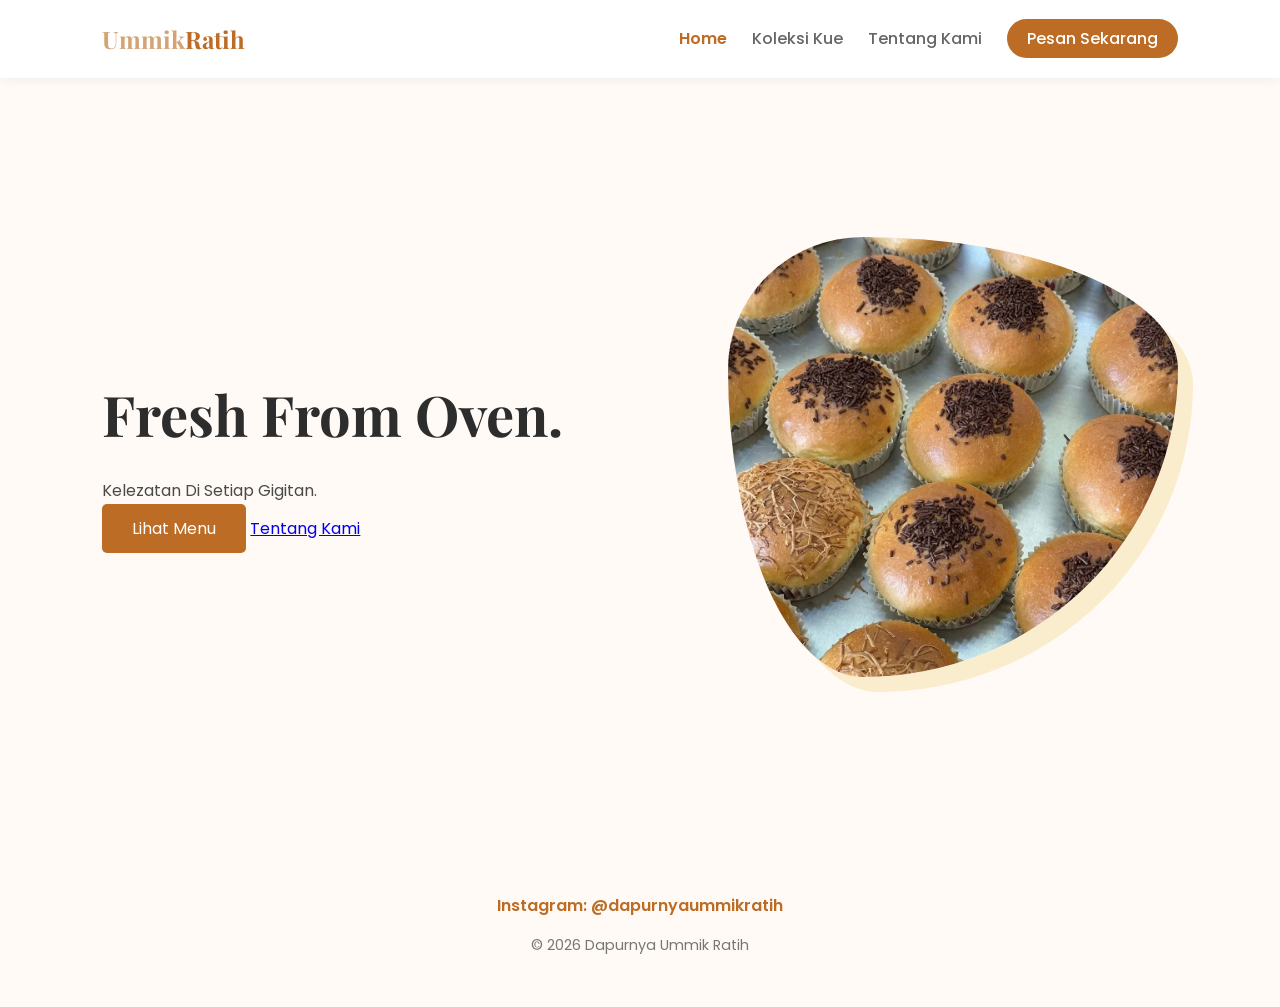
<file: index.html>
<!DOCTYPE html>
<html lang="id">
<head>
    <meta charset="UTF-8">
    <meta name="viewport" content="width=device-width, initial-scale=1.0">
    <title>Dapurnya Ummik Ratih | Kue Rumahan Premium</title>
    <meta name="description" content="Dapurnya Ummik Ratih - Menyediakan berbagai kue basah, brownies hias, dan roti sobek premium. Fresh setiap hari dan menerima pesanan custom.">
    <meta name="keywords" content="kue brownies, roti sobek, kue basah, dapurnya ummik ratih, toko kue online">
    <link rel="stylesheet" href="StyleMIC.css">
    <link href="https://fonts.googleapis.com/css2?family=Playfair+Display:wght@700&family=Poppins:wght@300;400;600&display=swap" rel="stylesheet">
</head>
<body>

    <header>
        <nav class="navbar">
            <div class="logo">Ummik<span>Ratih</span></div>
            <ul class="nav-links">
                <li><a href="index.html" style="color: #bc6c25; font-weight: 600;">Home</a></li>
                <li><a href="MenuMIC.html">Koleksi Kue</a></li>
                <li><a href="TentangMIC.html">Tentang Kami</a></li>
                <li><a href="PesanMIC.html" class="btn-contact">Pesan Sekarang</a></li>
            </ul>
        </nav>
    </header>

    <section class="hero">
        <div class="hero-content">
            <h1>Fresh From Oven.</h1>
            <p>Kelezatan Di Setiap Gigitan.</p>
            <div class="hero-btns">
                <a href="MenuMIC.html" class="btn-primary">Lihat Menu</a>
                <a href="TentangMIC.html" class="btn-secondary">Tentang Kami</a>
            </div>
        </div>
        <div class="hero-image">
            <img src="kue1.jpeg" alt="Kue Andalan Ummi Kratih">
        </div>
    </section>
    <footer style="text-align: center; padding: 50px; color: #777;">
        <div class="footer-sosmed">
            <a href="https://www.instagram.com/dapurnyaummikratih/" target="_blank" style="color: #bc6c25; text-decoration: none; font-weight: 600;">
            Instagram: @dapurnyaummikratih
            </a>
        </div>
        <p style="margin-top: 15px; font-size: 0.9rem;">© 2026 Dapurnya Ummik Ratih</p>
    </footer>

<a href="#" id="backToTop">↑</a>
<script src="MIC.js"></script>
</body>
</html>
</file>
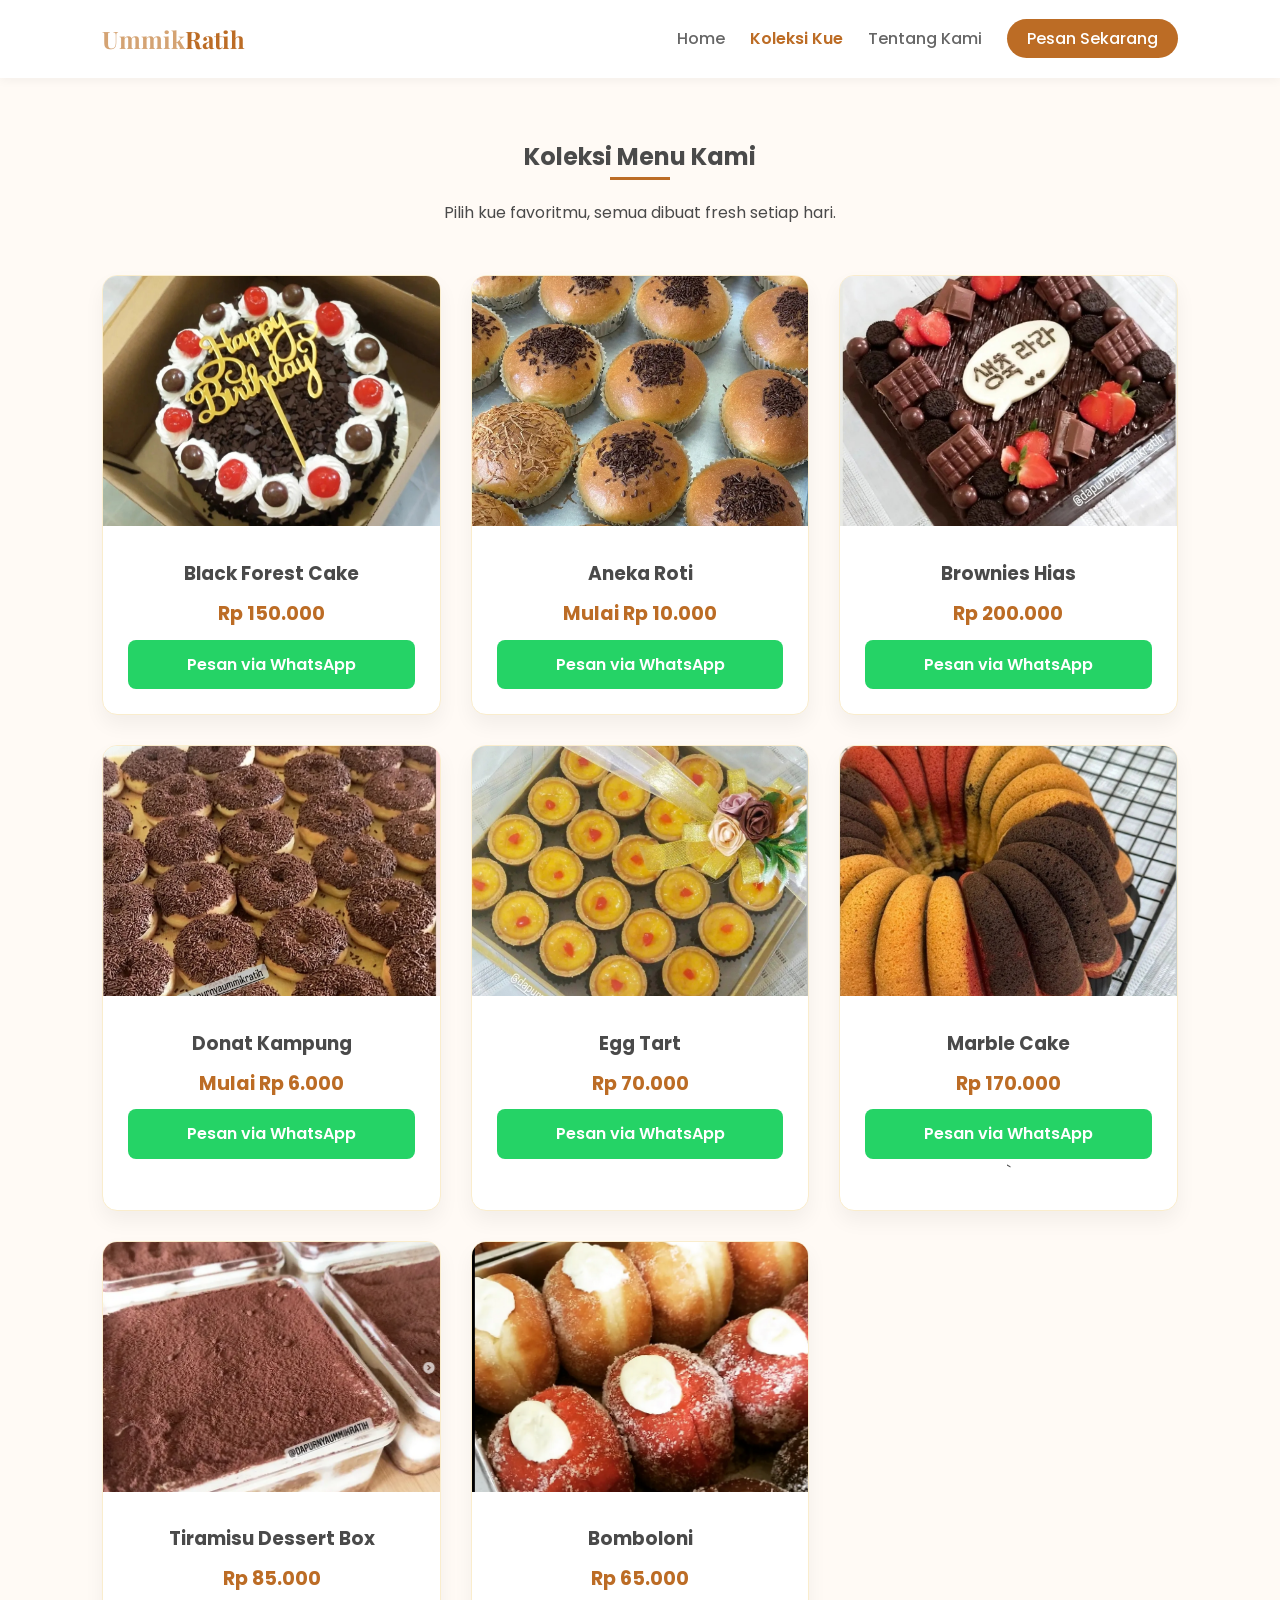
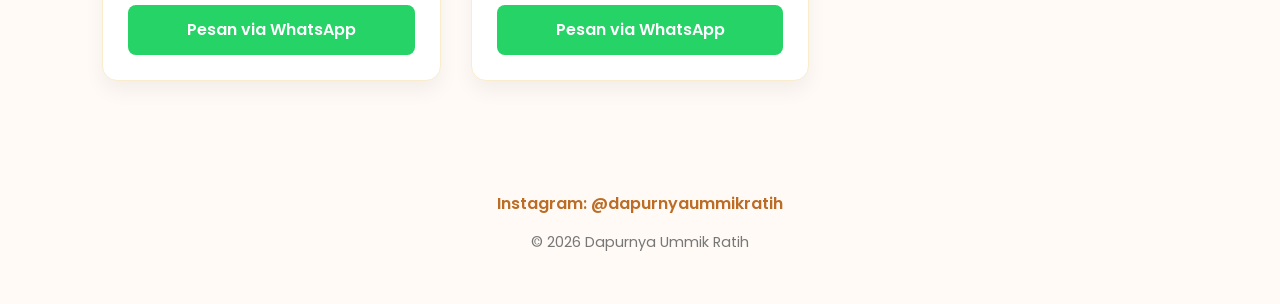
<file: MenuMIC.html>
<!DOCTYPE html>
<html lang="id">
<head>
    <meta charset="UTF-8">
    <meta name="viewport" content="width=device-width, initial-scale=1.0">
    <title>Koleksi Menu | Dapurnya Ummik ratih</title>
    <meta name="description" content="Dapurnya Ummik ratih - Menyediakan berbagai kue basah, brownies hias, dan roti sobek premium. Fresh setiap hari dan menerima pesanan custom.">
    <meta name="keywords" content="kue brownies, roti sobek, kue basah, dapurnya ummik ratih, toko kue online">
    <link rel="stylesheet" href="StyleMIC.css">
    <link href="https://fonts.googleapis.com/css2?family=Playfair+Display:wght@700&family=Poppins:wght@300;400;600&display=swap" rel="stylesheet">
</head>
<body>

    <header>
        <nav class="navbar">
            <div class="logo">Ummik<span>Ratih</span></div>
            <ul class="nav-links">
                <li><a href="index.html">Home</a></li>
                <li><a href="MenuMIC.html" style="color: #bc6c25; font-weight: 600;">Koleksi Kue</a></li>
                <li><a href="TentangMIC.html">Tentang Kami</a></li>
                <li><a href="PesanMIC.html" class="btn-contact">Pesan Sekarang</a></li>
            </ul>
        </nav>
    </header>

    <main class="katalog-page">
        <section class="katalog-header">
            <h2>Koleksi Menu Kami</h2>
            <div class="underline"></div>
            <p>Pilih kue favoritmu, semua dibuat fresh setiap hari.</p>
        </section>
        
        <div class="menu-grid">
            <div class="menu-card">
                <div class="card-img">
                    <img src="kue2.jpeg" alt="Black Forest Cake">
                </div>
                <div class="menu-info">
                    <h3>Black Forest Cake</h3>
                    <span class="price">Rp 150.000</span>
                    <a href="#" class="btn-wa">Pesan via WhatsApp</a>
                </div>
            </div>

            <div class="menu-card">
                <div class="card-img">
                    <img src="kue1.jpeg" alt="Aneka Roti">
                </div>
                <div class="menu-info">
                    <h3>Aneka Roti</h3>
                    <span class="price">Mulai Rp 10.000</span>
                    <a href="#" class="btn-wa">Pesan via WhatsApp</a>
                </div>
            </div>

            <div class="menu-card">
                <div class="card-img">
                    <img src="kue3.jpeg" alt="Brownies Hias">
                </div>
                <div class="menu-info">
                    <h3>Brownies Hias</h3>
                    <span class="price">Rp 200.000</span>
                    <a href="#" class="btn-wa">Pesan via WhatsApp</a>
                </div>
            </div>
            
            <div class="menu-card">
               <div class="card-img">
                   <img src="kue4.jpeg" alt="Donat Kampung">
               </div>
                <div class="menu-info">
                    <h3>Donat Kampung</h3>
                    <span class="price">Mulai Rp 6.000</span>
                    <a href="#" class="btn-wa">Pesan via WhatsApp</a>
                </div>
            </div>

            <div class="menu-card">
                <div class="card-img">
                    <img src="kue5.jpeg" alt="Egg Tart">
                </div>
                <div class="menu-info">
                    <h3>Egg Tart</h3>
                    <span class="price">Rp 70.000</span>
                    <a href="#" class="btn-wa">Pesan via WhatsApp</a>
                </div>
            </div>

            <div class="menu-card">
                <div class="card-img">
                    <img src="kue6.jpeg" alt="Marble Cake">
                </div>
                <div class="menu-info">
                    <h3>Marble Cake</h3>
                    <span class="price">Rp 170.000</span>
                    <a href="#" class="btn-wa">Pesan via WhatsApp</a>
            `   </div>
            </div>

            <div class="menu-card">
                <div class="card-img">
                    <img src="kue7.png" alt="Tiramisu Dessert Box">
                </div>
                <div class="menu-info">
                    <h3>Tiramisu Dessert Box</h3>
                    <span class="price">Rp 85.000</span>
                    <a href="#" class="btn-wa">Pesan via WhatsApp</a>
                </div>
            </div>

            <div class="menu-card">
                <div class="card-img">
                    <img src="kue8.png" alt="Bomboloni">
                </div>
                <div class="menu-info">
                    <h3>Bomboloni</h3>
                    <span class="price">Rp 65.000</span>
                    <a href="#" class="btn-wa">Pesan via WhatsApp</a>
    </div>
</div>
            
        </div>
    </main>

    <footer style="text-align: center; padding: 50px; color: #777;">
        <div class="footer-sosmed">
            <a href="https://www.instagram.com/dapurnyaummikratih/" target="_blank" style="color: #bc6c25; text-decoration: none; font-weight: 600;">
                Instagram: @dapurnyaummikratih
            </a>
        </div>
        <p style="margin-top: 15px; font-size: 0.9rem;">© 2026 Dapurnya Ummik Ratih</p>
    </footer>

    <a href="#" id="backToTop">↑</a>

<script src="MIC.js"></script>
</body>
</html>
</file>
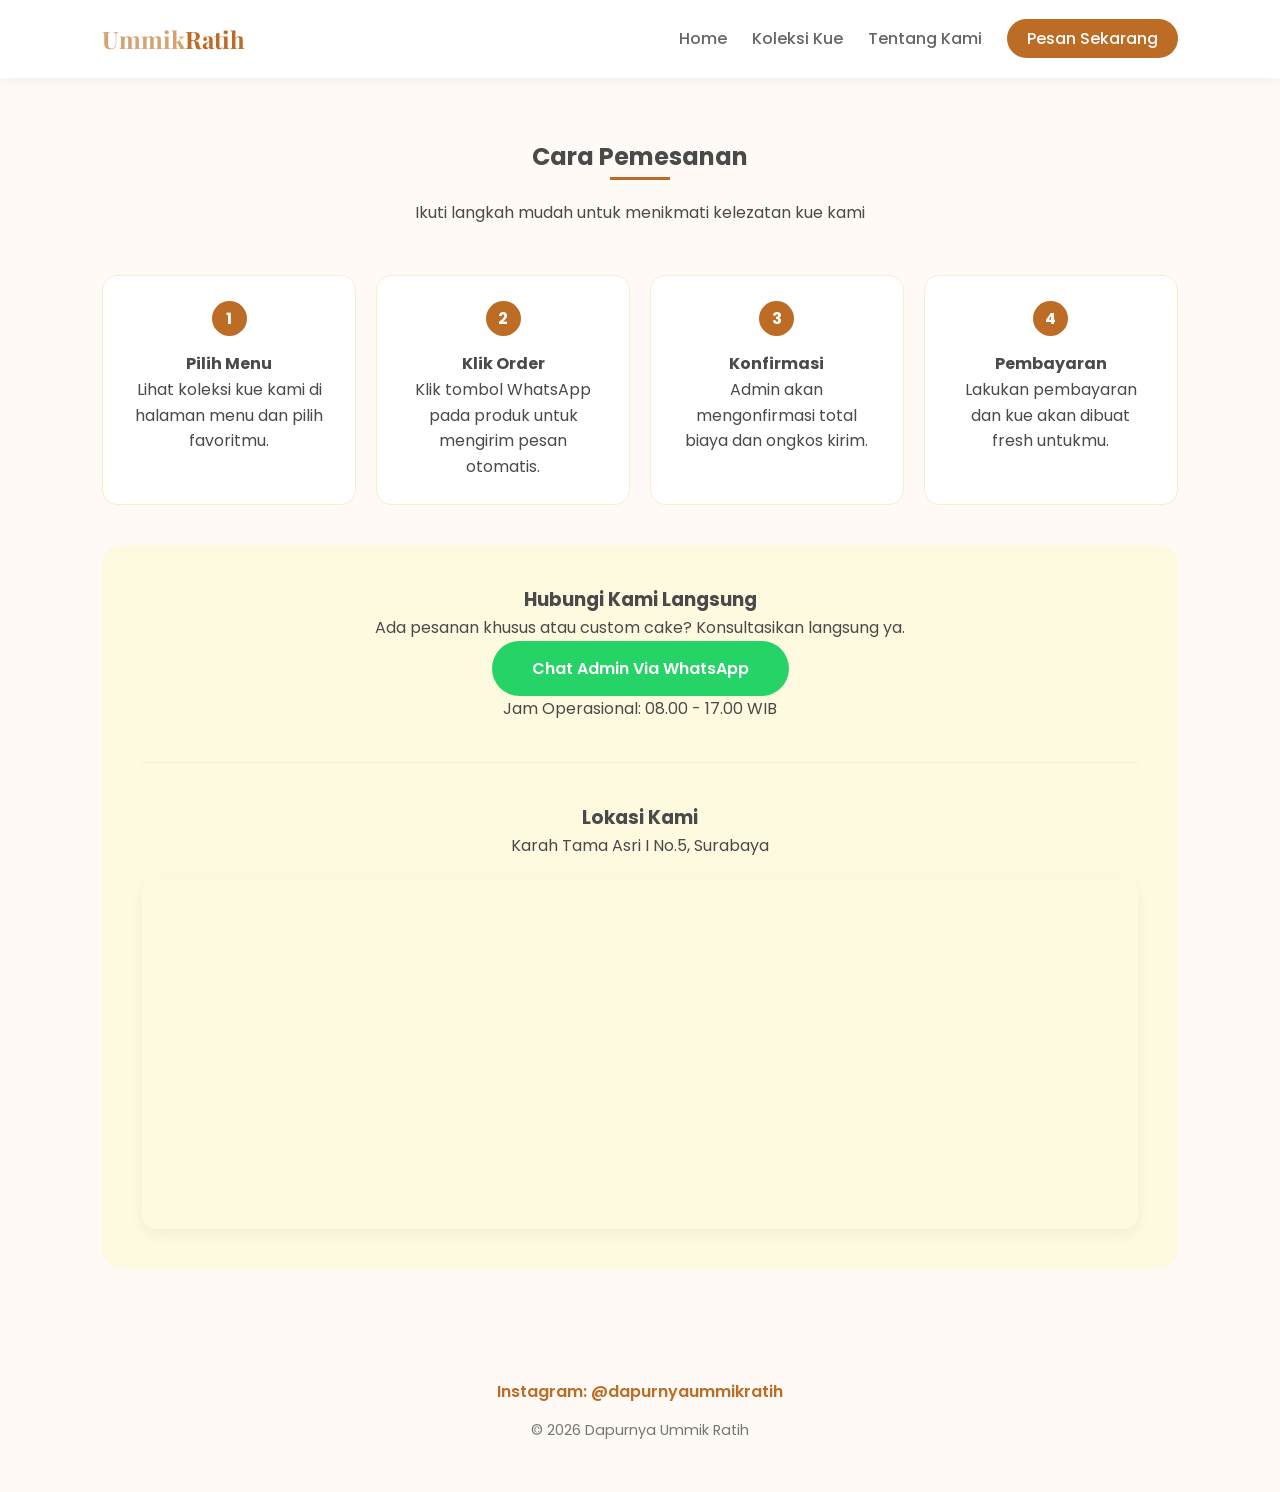
<file: PesanMIC.html>
<!DOCTYPE html>
<html lang="id">
<head>
    <meta charset="UTF-8">
    <meta name="viewport" content="width=device-width, initial-scale=1.0">
    <title>Cara Pesan | Dapurnya Ummik Ratih</title>
    <meta name="description" content="Dapurnya Ummik Ratih - Jual kue brownies hias, roti sobek, dan kue rumahan premium fresh setiap hari.">
    <meta name="keywords" content="kue brownies, roti sobek, kue rumahan, Ummik Ratih">
    
    <link rel="stylesheet" href="StyleMIC.css">
    <link href="https://fonts.googleapis.com/css2?family=Playfair+Display:wght@700&family=Poppins:wght@300;400;600&display=swap" rel="stylesheet">
</head>
<body>

    <header>
        <nav class="navbar">
            <div class="logo">Ummik<span>Ratih</span></div>
            <ul class="nav-links">
                <li><a href="index.html">Home</a></li>
                <li><a href="MenuMIC.html">Koleksi Kue</a></li>
                <li><a href="TentangMIC.html">Tentang Kami</a></li>
                <li><a href="PesanMIC.html" class="btn-contact">Pesan Sekarang</a></li>
            </ul>
        </nav>
    </header>

    <section class="order-page">
        <div class="katalog-header">
            <h2>Cara Pemesanan</h2>
            <div class="underline"></div>
            <p>Ikuti langkah mudah untuk menikmati kelezatan kue kami</p>
        </div>

        <div class="steps-grid">
            <div class="step-card">
                <span class="step-number">1</span>
                <h4>Pilih Menu</h4>
                <p>Lihat koleksi kue kami di halaman menu dan pilih favoritmu.</p>
            </div>
            <div class="step-card">
                <span class="step-number">2</span>
                <h4>Klik Order</h4>
                <p>Klik tombol WhatsApp pada produk untuk mengirim pesan otomatis.</p>
            </div>
            <div class="step-card">
                <span class="step-number">3</span>
                <h4>Konfirmasi</h4>
                <p>Admin akan mengonfirmasi total biaya dan ongkos kirim.</p>
            </div>
            <div class="step-card">
                <span class="step-number">4</span>
                <h4>Pembayaran</h4>
                <p>Lakukan pembayaran dan kue akan dibuat fresh untukmu.</p>
            </div>
        </div>

        <div class="contact-box">
            <h3>Hubungi Kami Langsung</h3>
            <p>Ada pesanan khusus atau custom cake? Konsultasikan langsung ya.</p>
            
            <a href="#" class="wa-large-btn">
                Chat Admin Via WhatsApp
            </a>
            
            <p class="working-hours">Jam Operasional: 08.00 - 17.00 WIB</p>

            <hr style="margin: 40px 0; border: 0; border-top: 1px solid #faedcd;">
            
            <h3>Lokasi Kami</h3>
            <p style="margin-bottom: 20px;">Karah Tama Asri I No.5, Surabaya</p>
            
            <div style="width: 100%; height: 350px; border-radius: 15px; overflow: hidden; box-shadow: 0 5px 15px rgba(0,0,0,0.05);">
                <iframe 
                    src="https://www.google.com/maps/embed?pb=!1m18!1m12!1m3!1d3957.345383569503!2d112.716183!3d-7.314981799999999!2m3!1f0!2f0!3f0!3m2!1i1024!2i768!4f13.1!3m3!1m2!1s0x2dd7fbdc28bc61bf%3A0xd4802364d8fcd6af!2sDapurnya%20Ummik%20Ratih!5e0!3m2!1sid!2sid!4v1715670000000!5m2!1sid!2sid" 
                    width="100%" 
                    height="100%" 
                    style="border:0;" 
                    allowfullscreen="" 
                    loading="lazy" 
                    referrerpolicy="no-referrer-when-downgrade">
                </iframe>
            </div>
        </div>
    </section>

    <footer style="text-align: center; padding: 50px; color: #777;">
        <div class="footer-sosmed">
            <a href="https://www.instagram.com/dapurnyaummikratih/" target="_blank" style="color: #bc6c25; text-decoration: none; font-weight: 600;">
                 Instagram: @dapurnyaummikratih
            </a>
        </div>
        <p style="margin-top: 15px; font-size: 0.9rem;">© 2026 Dapurnya Ummik Ratih</p>
    </footer>

    <a href="#" id="backToTop">↑</a>
    
    <script src="MIC.js"></script>
</body>
</html>
</file>
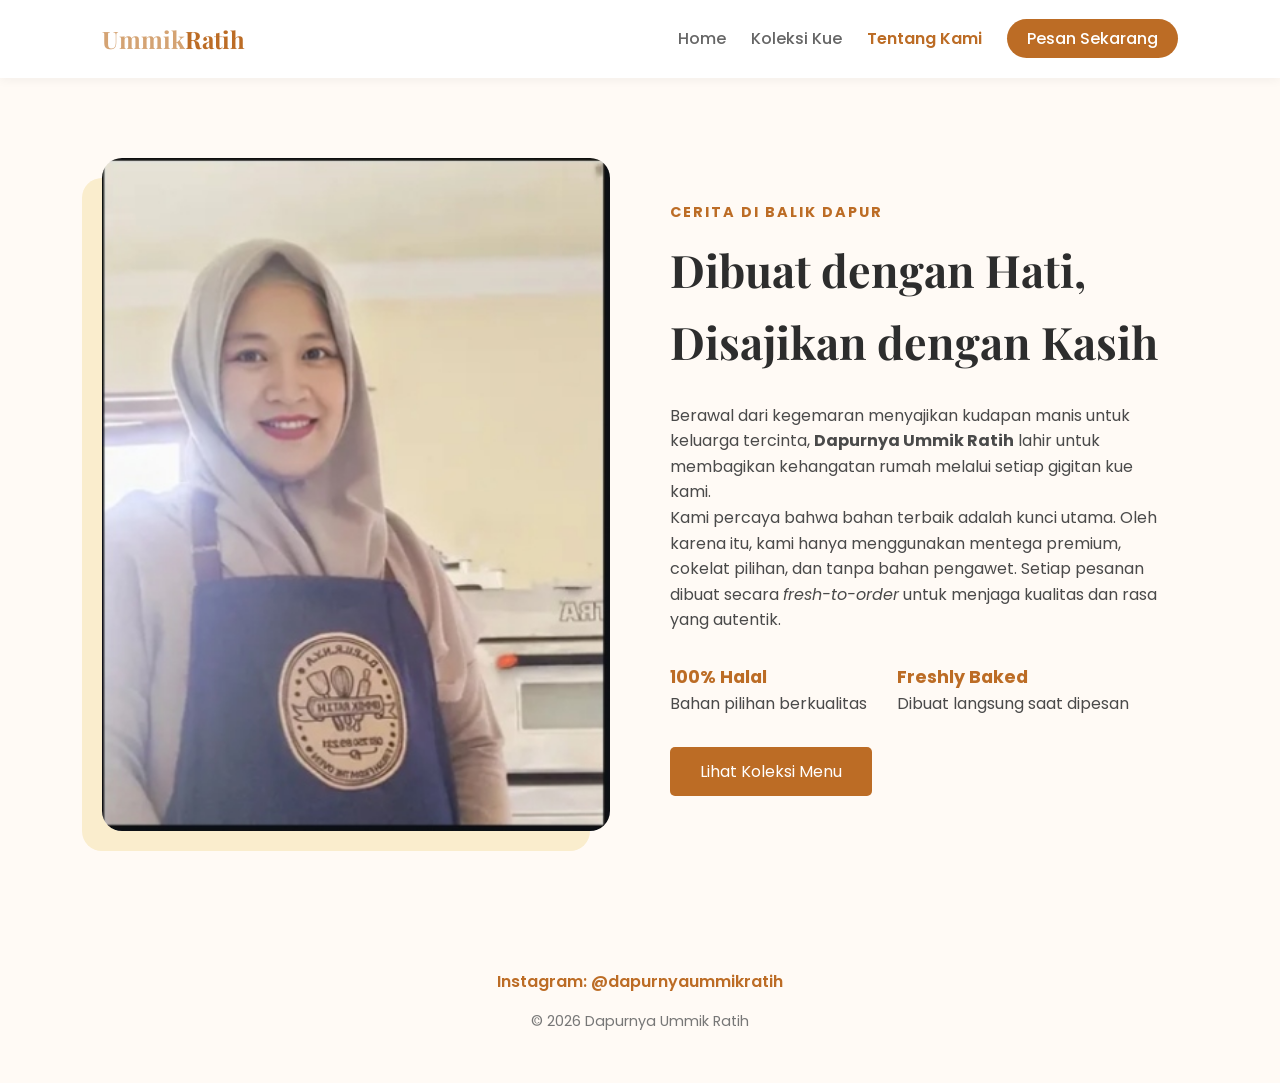
<file: TentangMIC.html>
<!DOCTYPE html>
<html lang="id">
<head>
    <meta charset="UTF-8">
    <meta name="viewport" content="width=device-width, initial-scale=1.0">
    <title>Tentang Kami | Dapurnya Ummik Ratih</title>
    <meta name="description" content="Dapurnya Ummik Ratih - Jual kue brownies hias, roti sobek, dan kue rumahan premium fresh setiap hari.">
    <meta name="keywords" content="kue brownies, roti sobek, kue rumahan, Ummik Ratih">
    
    <link rel="stylesheet" href="StyleMIC.css">
    <link href="https://fonts.googleapis.com/css2?family=Playfair+Display:wght@700&family=Poppins:wght@300;400;600&display=swap" rel="stylesheet">
</head>
<body>

    <header>
        <nav class="navbar">
            <div class="logo">Ummik<span>Ratih</span></div>
            <ul class="nav-links">
                <li><a href="index.html">Home</a></li>
                <li><a href="MenuMIC.html">Koleksi Kue</a></li>
                <li><a href="TentangMIC.html" style="color: #bc6c25; font-weight: 600;">Tentang Kami</a></li>
                <li><a href="PesanMIC.html" class="btn-contact">Pesan Sekarang</a></li>
            </ul>
        </nav>
    </header>

    <section class="about-container">
        <div class="about-grid">
            <div class="about-image">
                <img src="ummi.jpeg" alt="Dapurnya Ummik Ratih">
            </div>
            <div class="about-text">
                <h3>Cerita Di Balik Dapur</h3>
                <h2>Dibuat dengan Hati, Disajikan dengan Kasih</h2>
                <p>
                    Berawal dari kegemaran menyajikan kudapan manis untuk keluarga tercinta, 
                    <strong>Dapurnya Ummik Ratih</strong> lahir untuk membagikan kehangatan rumah melalui setiap gigitan kue kami.
                </p>
                <p>
                    Kami percaya bahwa bahan terbaik adalah kunci utama. Oleh karena itu, kami hanya menggunakan mentega premium, cokelat pilihan, dan tanpa bahan pengawet. Setiap pesanan dibuat secara <em>fresh-to-order</em> untuk menjaga kualitas dan rasa yang autentik.
                </p>
                
                <div class="about-features">
                    <div class="feature-item">
                        <strong>100% Halal</strong>
                        <p>Bahan pilihan berkualitas</p>
                    </div>
                    <div class="feature-item">
                        <strong>Freshly Baked</strong>
                        <p>Dibuat langsung saat dipesan</p>
                    </div>
                </div>
                
                <div style="margin-top: 30px;">
                    <a href="MenuMIC.html" class="btn-primary">Lihat Koleksi Menu</a>
                </div>
            </div>
        </div>
    </section>

    <footer style="text-align: center; padding: 50px; color: #777;">
        <div class="footer-sosmed">
            <a href="https://www.instagram.com/dapurnyaummikratih/" target="_blank" style="color: #bc6c25; text-decoration: none; font-weight: 600;">
                 Instagram: @dapurnyaummikratih
            </a>
        </div>
        <p style="margin-top: 15px; font-size: 0.9rem;">© 2026 Dapurnya Ummik Ratih</p>
    </footer>

    <a href="#" id="backToTop">↑</a>
    
    <script src="MIC.js"></script>
</body>
</html>
</file>
<file: StyleMIC.css>
/* ==========================================
   DAPURNYA UMMIK RATIH - OFFICIAL STYLE (FINAL)
   ========================================== */

/* 1. RESET DASAR */
* {
    margin: 0;
    padding: 0;
    box-sizing: border-box;
}

body {
    font-family: 'Poppins', sans-serif;
    background-color: #fffaf5;
    color: #4a4a4a;
    line-height: 1.6;
    overflow-x: hidden;
}

/* 2. NAVIGASI */
.navbar {
    display: flex;
    justify-content: space-between;
    align-items: center;
    padding: 20px 8%;
    background-color: #fff;
    box-shadow: 0 2px 10px rgba(0,0,0,0.05);
    position: sticky;
    top: 0;
    z-index: 1000;
}

.logo {
    font-family: 'Playfair Display', serif;
    font-size: 24px;
    font-weight: bold;
    color: #d4a373;
}

.logo span { color: #bc6c25; }

.nav-links {
    list-style: none;
    display: flex;
    align-items: center;
}

.nav-links li { margin-left: 25px; }

.nav-links a {
    text-decoration: none;
    color: #666;
    font-weight: 500;
    transition: 0.3s;
}

.nav-links a:hover { color: #bc6c25; }

.btn-contact {
    background-color: #bc6c25;
    color: white !important;
    padding: 8px 20px;
    border-radius: 25px;
    text-decoration: none;
}

/* 3. HERO SECTION (HOME) */
.hero {
    display: flex;
    align-items: center;
    justify-content: space-between;
    padding: 50px 8%;
    min-height: 85vh;
}

.hero-content { flex: 1; padding-right: 50px; }

.hero-content h1 {
    font-family: 'Playfair Display', serif;
    font-size: 3.5rem;
    color: #2d2d2d;
    margin-bottom: 20px;
}

.btn-primary {
    text-decoration: none;
    background-color: #bc6c25;
    color: white;
    padding: 12px 30px;
    border-radius: 5px;
    display: inline-block;
}

.hero-image img {
    width: 100%;
    max-width: 450px;
    border-radius: 30% 70% 70% 30% / 30% 30% 70% 70%;
    box-shadow: 15px 15px 0px #faedcd;
}

/* 4. STYLING HALAMAN TENTANG KAMI (REFIXED) */
.about-container {
    padding: 80px 8%;
}

.about-grid {
    display: flex;
    align-items: center;
    gap: 60px;
    flex-wrap: wrap;
}

.about-image {
    flex: 1;
    min-width: 300px;
}

.about-image img {
    width: 100%;
    border-radius: 20px;
    box-shadow: -20px 20px 0px #faedcd;
}

.about-text {
    flex: 1;
    min-width: 300px;
}

.about-text h3 {
    color: #bc6c25;
    text-transform: uppercase;
    letter-spacing: 2px;
    font-size: 0.9rem;
    margin-bottom: 10px;
}

.about-text h2 {
    font-family: 'Playfair Display', serif;
    font-size: 2.8rem;
    color: #2d2d2d;
    margin-bottom: 25px;
}

.about-features {
    display: flex;
    gap: 30px;
    margin: 30px 0;
}

.feature-item strong {
    display: block;
    color: #bc6c25;
    font-size: 1.1rem;
}

/* 5. KATALOG MENU */
.katalog-page { padding: 60px 8%; }
.katalog-header { text-align: center; margin-bottom: 50px; }
.underline { width: 60px; height: 3px; background-color: #bc6c25; margin: 0 auto 20px; }

.menu-grid {
    display: grid;
    grid-template-columns: repeat(auto-fit, minmax(280px, 1fr));
    gap: 30px;
}

.menu-card {
    background: #fff;
    border-radius: 15px;
    overflow: hidden;
    box-shadow: 0 10px 20px rgba(0,0,0,0.05);
    border: 1px solid #faedcd;
    transition: 0.3s;
}

.menu-card:hover { transform: translateY(-8px); }
.card-img img { width: 100%; height: 250px; object-fit: cover; }
.menu-info { padding: 25px; text-align: center; }
.price { display: block; font-size: 1.2rem; font-weight: bold; color: #bc6c25; margin: 10px 0; }

.btn-wa {
    display: block;
    background-color: #25d366;
    color: white;
    text-decoration: none;
    padding: 12px;
    border-radius: 8px;
    font-weight: 600;
}

/* 6. PESAN SEKARANG */
.order-page { padding: 60px 8%; text-align: center; }
.steps-grid { display: grid; grid-template-columns: repeat(auto-fit, minmax(200px, 1fr)); gap: 20px; margin: 40px 0; }
.step-card { padding: 25px; background: #fff; border-radius: 15px; border: 1px solid #faedcd; }
.step-number { background: #bc6c25; color: #fff; width: 35px; height: 35px; border-radius: 50%; display: inline-block; line-height: 35px; font-weight: bold; margin-bottom: 15px; }

.contact-box { background-color: #fefae0; padding: 40px; border-radius: 20px; }
.wa-large-btn {
    display: inline-block;
    background-color: #25d366;
    color: #fff;
    text-decoration: none;
    padding: 15px 40px;
    border-radius: 50px;
    font-weight: 600;
}

/* 7. FOOTER & BACK TO TOP */
#backToTop {
    position: fixed;
    bottom: 25px;
    right: 25px;
    background-color: #bc6c25;
    color: white;
    width: 45px;
    height: 45px;
    border-radius: 50%;
    display: none;
    justify-content: center;
    align-items: center;
    text-decoration: none;
    z-index: 1000;
}

.footer-sosmed a { color: #bc6c25; text-decoration: none; font-weight: 600; margin: 0 10px; }

/* 8. RESPONSIVE MOBILE */
@media (max-width: 768px) {
    .navbar { flex-direction: column; padding: 15px 5%; }
    .nav-links { display: flex; margin-top: 15px; flex-wrap: wrap; justify-content: center; }
    .nav-links li { margin: 5px 10px; }
    .hero { flex-direction: column-reverse; text-align: center; padding: 30px 5%; }
    .hero-content h1 { font-size: 2.2rem; }
    .hero-image img { max-width: 280px; }
    
    /* Responsif Tentang Kami */
    .about-grid { flex-direction: column; text-align: center; }
    .about-text h2 { font-size: 2rem; }
    .about-features { justify-content: center; flex-direction: column; gap: 15px; }
}
</file>
